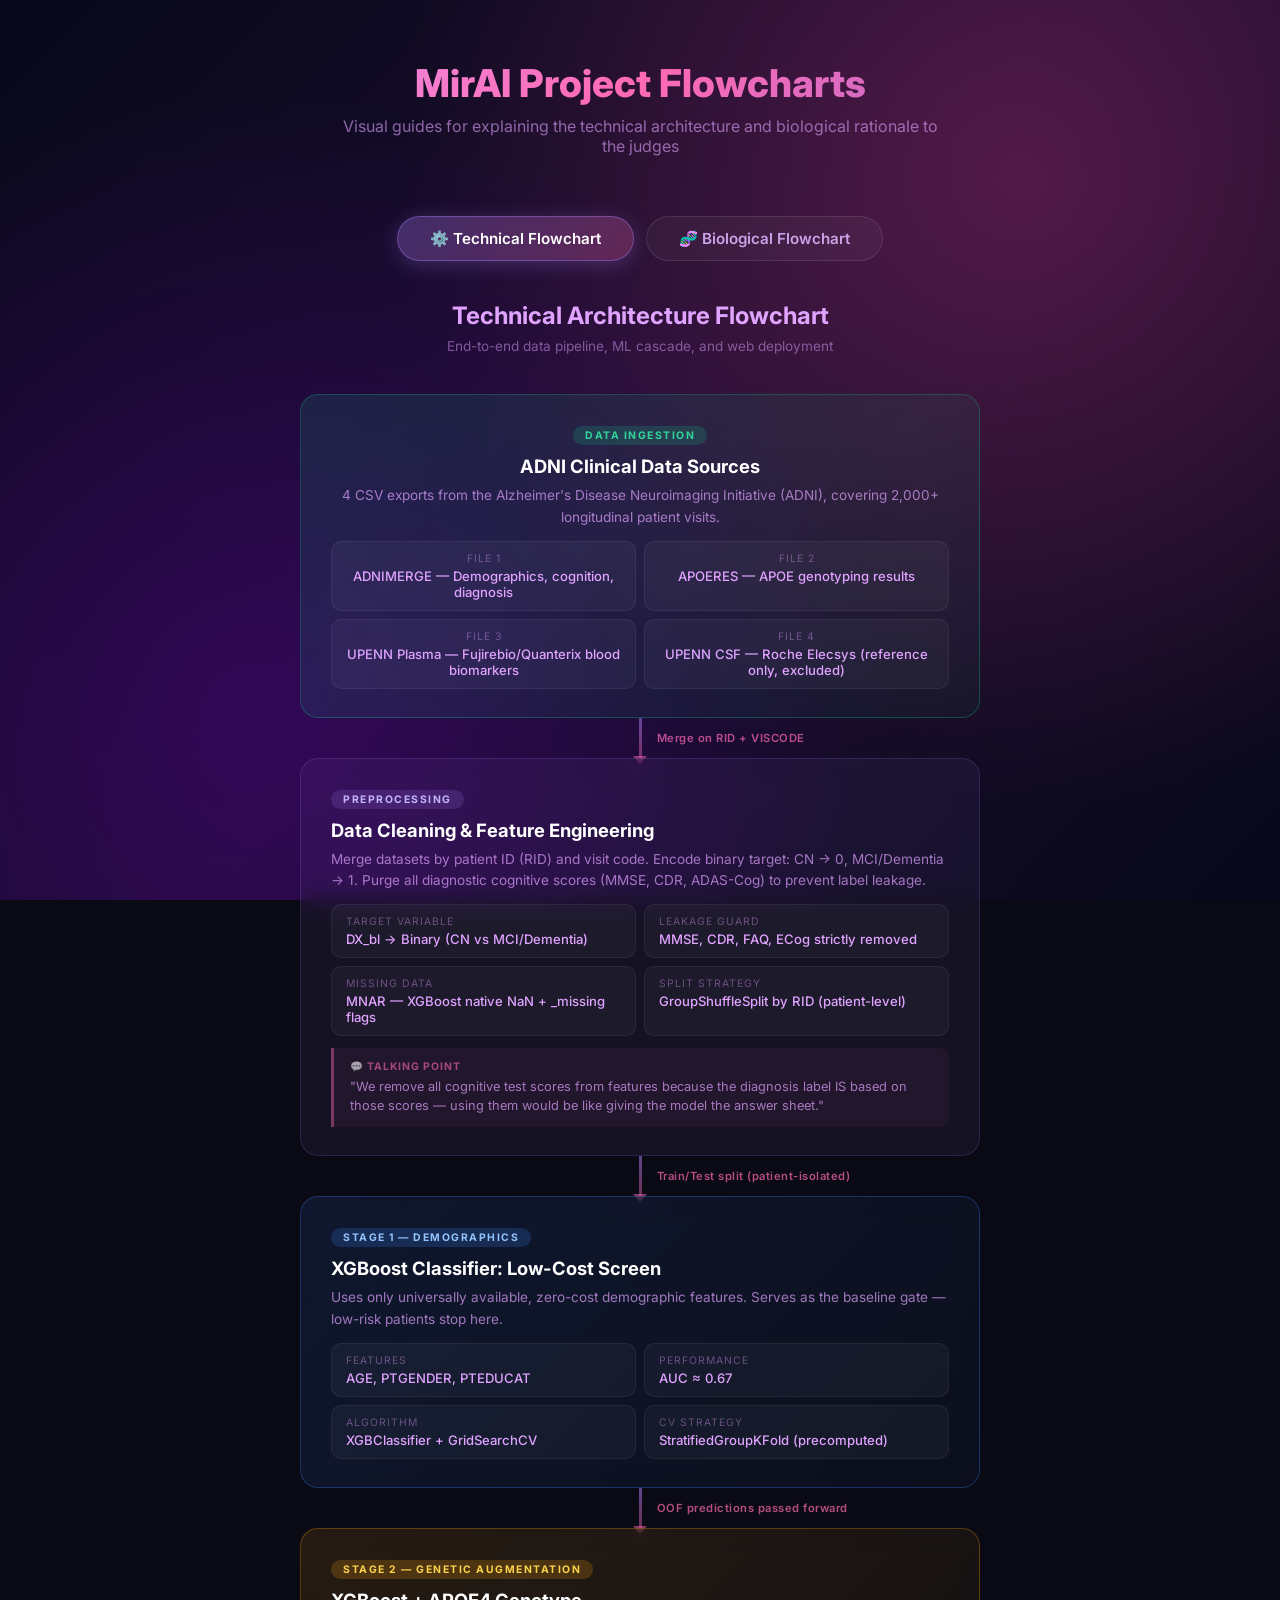
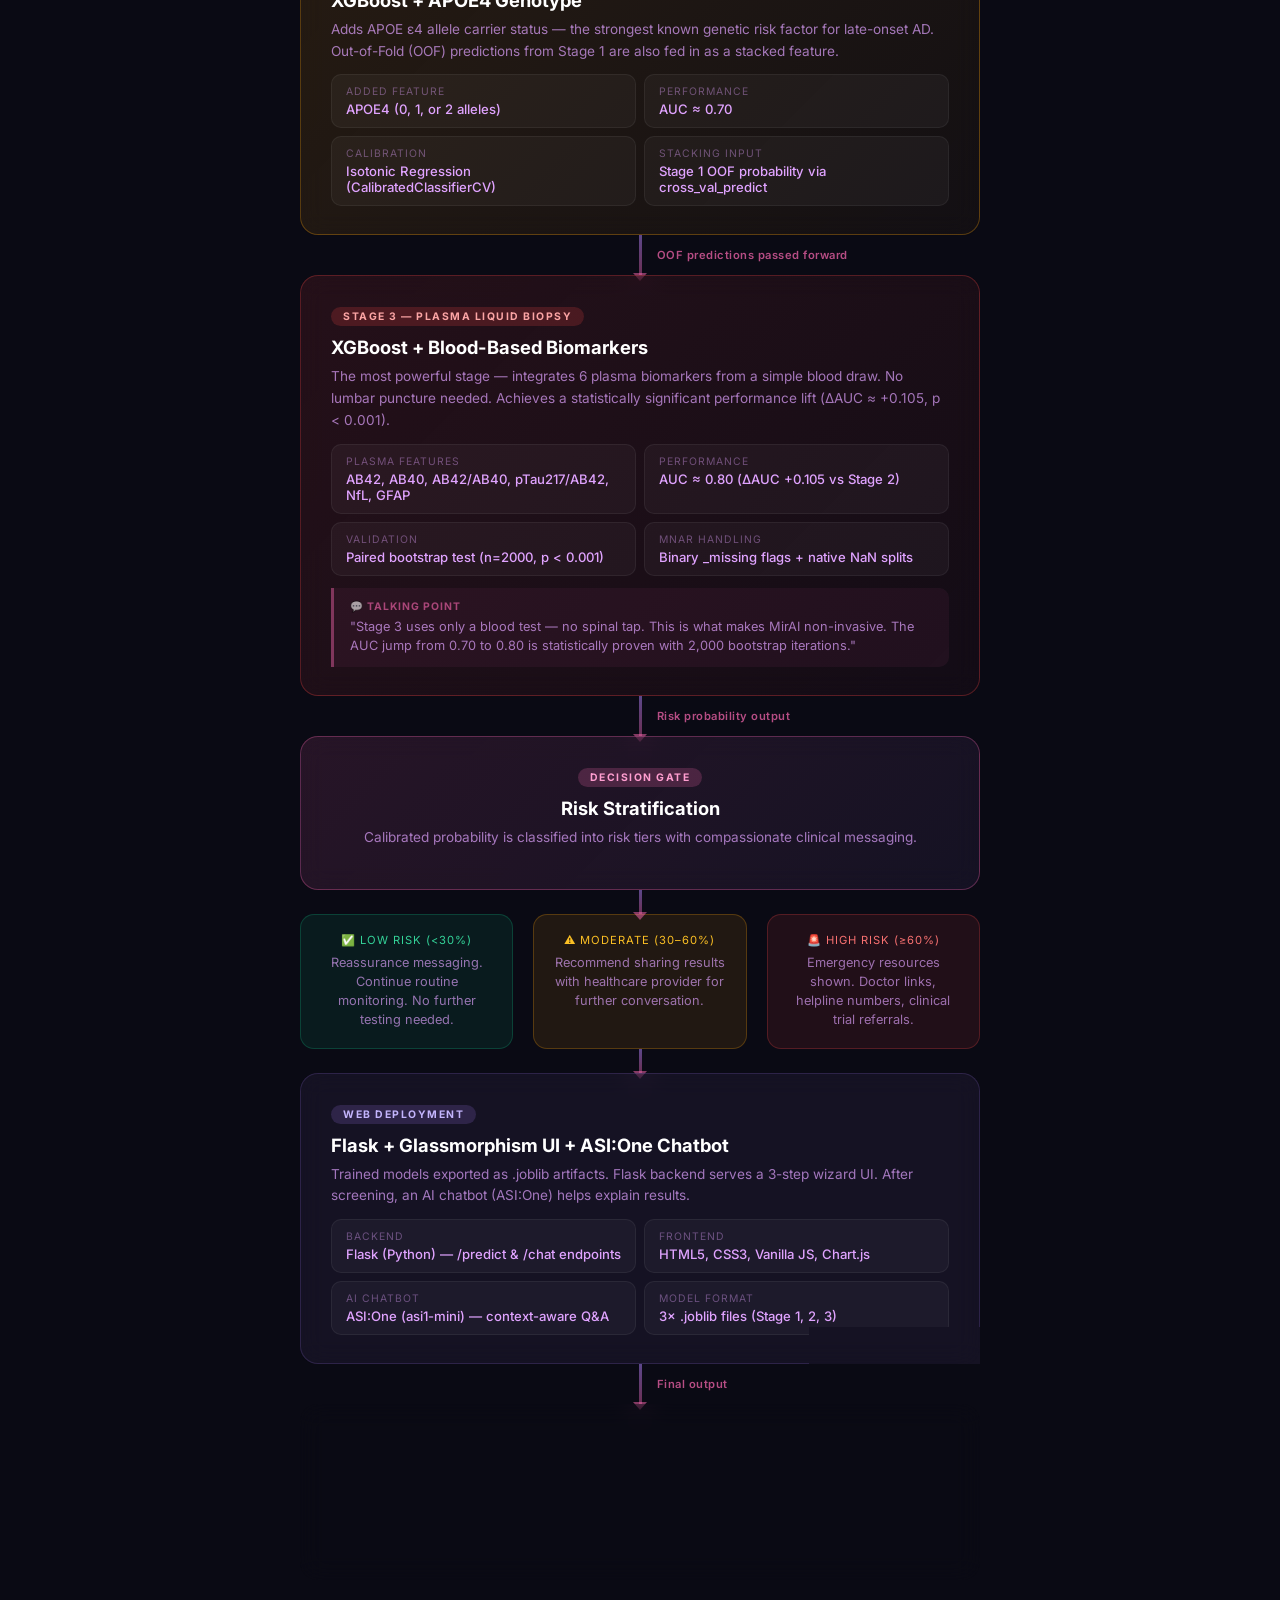
<file: flowcharts/index.html>
<!DOCTYPE html>
<html lang="en">
<head>
    <meta charset="UTF-8">
    <meta name="viewport" content="width=device-width, initial-scale=1.0">
    <title>MirAI — Project Flowcharts</title>
    <link href="https://fonts.googleapis.com/css2?family=Inter:wght@300;400;500;600;700;800&display=swap" rel="stylesheet">
    <style>
        * { margin: 0; padding: 0; box-sizing: border-box; }

        body {
            font-family: 'Inter', sans-serif;
            background: #0a0a14;
            color: #e0d4f5;
            min-height: 100vh;
            overflow-x: hidden;
        }

        /* ===== BACKGROUND ===== */
        .bg-gradient {
            position: fixed; top: 0; left: 0; width: 100%; height: 100%; z-index: -1;
            background:
                radial-gradient(circle at 20% 80%, rgba(75, 0, 130, 0.5) 0%, transparent 50%),
                radial-gradient(circle at 80% 20%, rgba(139, 37, 99, 0.5) 0%, transparent 50%),
                linear-gradient(135deg, #08081a 0%, #1a0e2e 50%, #08081a 100%);
        }

        /* ===== HEADER ===== */
        .page-header {
            text-align: center;
            padding: 60px 20px 30px;
        }
        .page-header h1 {
            font-size: 2.4rem;
            font-weight: 800;
            background: linear-gradient(135deg, #e0a3ff, #ff69b4, #9370db);
            -webkit-background-clip: text; -webkit-text-fill-color: transparent;
            margin-bottom: 10px;
        }
        .page-header p {
            color: rgba(224,163,255,0.6);
            font-size: 1rem;
            max-width: 600px;
            margin: 0 auto;
        }

        /* ===== TAB SWITCHER ===== */
        .tab-bar {
            display: flex;
            justify-content: center;
            gap: 12px;
            margin: 30px auto 40px;
        }
        .tab-btn {
            padding: 12px 32px;
            border-radius: 40px;
            border: 1px solid rgba(255,255,255,0.1);
            background: rgba(255,255,255,0.04);
            color: #c9a3e8;
            font-size: 0.95rem;
            font-weight: 600;
            cursor: pointer;
            transition: all 0.3s ease;
            font-family: inherit;
        }
        .tab-btn:hover { background: rgba(255,255,255,0.08); }
        .tab-btn.active {
            background: linear-gradient(135deg, rgba(147,112,219,0.35), rgba(255,105,180,0.25));
            border-color: rgba(147,112,219,0.5);
            color: #fff;
            box-shadow: 0 4px 20px rgba(147,112,219,0.3);
        }

        /* ===== FLOWCHART CONTAINER ===== */
        .flowchart-panel { display: none; max-width: 1000px; margin: 0 auto; padding: 0 20px 80px; }
        .flowchart-panel.active { display: block; }

        .flowchart-title {
            text-align: center;
            font-size: 1.5rem;
            font-weight: 700;
            color: #e0a3ff;
            margin-bottom: 8px;
        }
        .flowchart-subtitle {
            text-align: center;
            font-size: 0.85rem;
            color: rgba(224,163,255,0.5);
            margin-bottom: 40px;
        }

        /* ===== FLOW NODES ===== */
        .flow-track {
            position: relative;
            display: flex;
            flex-direction: column;
            align-items: center;
        }

        /* Vertical connector */
        .connector {
            width: 3px;
            height: 40px;
            background: linear-gradient(180deg, rgba(147,112,219,0.6), rgba(255,105,180,0.4));
            position: relative;
        }
        .connector::after {
            content: '';
            position: absolute;
            bottom: -6px;
            left: 50%;
            transform: translateX(-50%);
            width: 0; height: 0;
            border-left: 7px solid transparent;
            border-right: 7px solid transparent;
            border-top: 8px solid rgba(255,105,180,0.5);
        }

        /* Arrow label on connector */
        .connector-label {
            position: absolute;
            left: 18px;
            top: 50%;
            transform: translateY(-50%);
            font-size: 0.7rem;
            color: rgba(255,105,180,0.7);
            font-weight: 600;
            white-space: nowrap;
            letter-spacing: 0.5px;
        }

        /* Node card */
        .flow-node {
            width: 100%;
            max-width: 680px;
            border-radius: 18px;
            padding: 28px 30px;
            position: relative;
            border: 1px solid rgba(255,255,255,0.08);
            backdrop-filter: blur(12px);
            transition: transform 0.3s ease, box-shadow 0.3s ease;
        }
        .flow-node:hover {
            transform: translateY(-2px);
            box-shadow: 0 8px 30px rgba(147,112,219,0.2);
        }

        .node-start {
            background: linear-gradient(135deg, rgba(16,185,129,0.15), rgba(16,185,129,0.05));
            border-color: rgba(16,185,129,0.3);
            text-align: center;
        }
        .node-process {
            background: rgba(147,112,219,0.08);
            border-color: rgba(147,112,219,0.2);
        }
        .node-stage1 {
            background: linear-gradient(135deg, rgba(59,130,246,0.12), rgba(59,130,246,0.04));
            border-color: rgba(59,130,246,0.3);
        }
        .node-stage2 {
            background: linear-gradient(135deg, rgba(245,158,11,0.12), rgba(245,158,11,0.04));
            border-color: rgba(245,158,11,0.3);
        }
        .node-stage3 {
            background: linear-gradient(135deg, rgba(239,68,68,0.12), rgba(239,68,68,0.04));
            border-color: rgba(239,68,68,0.3);
        }
        .node-output {
            background: linear-gradient(135deg, rgba(255,105,180,0.12), rgba(147,112,219,0.08));
            border-color: rgba(255,105,180,0.3);
        }
        .node-end {
            background: linear-gradient(135deg, rgba(16,185,129,0.15), rgba(147,112,219,0.1));
            border-color: rgba(16,185,129,0.3);
            text-align: center;
        }

        /* Bio-specific */
        .node-bio-healthy {
            background: linear-gradient(135deg, rgba(16,185,129,0.12), rgba(16,185,129,0.04));
            border-color: rgba(16,185,129,0.3);
        }
        .node-bio-problem {
            background: linear-gradient(135deg, rgba(239,68,68,0.1), rgba(245,158,11,0.06));
            border-color: rgba(239,68,68,0.25);
        }
        .node-bio-marker {
            background: linear-gradient(135deg, rgba(59,130,246,0.1), rgba(147,112,219,0.06));
            border-color: rgba(59,130,246,0.25);
        }
        .node-bio-solution {
            background: linear-gradient(135deg, rgba(147,112,219,0.15), rgba(255,105,180,0.08));
            border-color: rgba(147,112,219,0.35);
        }

        .node-badge {
            display: inline-block;
            font-size: 0.65rem;
            font-weight: 700;
            text-transform: uppercase;
            letter-spacing: 1.5px;
            padding: 3px 12px;
            border-radius: 20px;
            margin-bottom: 10px;
        }
        .badge-data   { background: rgba(16,185,129,0.2); color: #34d399; }
        .badge-ml     { background: rgba(147,112,219,0.2); color: #c4b5fd; }
        .badge-stage1 { background: rgba(59,130,246,0.2); color: #93c5fd; }
        .badge-stage2 { background: rgba(245,158,11,0.2); color: #fcd34d; }
        .badge-stage3 { background: rgba(239,68,68,0.2); color: #fca5a5; }
        .badge-output { background: rgba(255,105,180,0.2); color: #ff9ed0; }
        .badge-bio    { background: rgba(16,185,129,0.2); color: #6ee7b7; }
        .badge-risk   { background: rgba(239,68,68,0.2); color: #fca5a5; }
        .badge-marker { background: rgba(59,130,246,0.2); color: #93c5fd; }
        .badge-sol    { background: rgba(147,112,219,0.2); color: #c4b5fd; }

        .node-title {
            font-size: 1.15rem;
            font-weight: 700;
            margin-bottom: 8px;
            color: #fff;
        }
        .node-desc {
            font-size: 0.85rem;
            color: rgba(224,163,255,0.7);
            line-height: 1.6;
            margin-bottom: 12px;
        }

        .node-detail-grid {
            display: grid;
            grid-template-columns: 1fr 1fr;
            gap: 8px;
        }
        .node-detail {
            background: rgba(255,255,255,0.04);
            border: 1px solid rgba(255,255,255,0.06);
            border-radius: 10px;
            padding: 10px 14px;
        }
        .node-detail-label {
            font-size: 0.65rem;
            text-transform: uppercase;
            letter-spacing: 1px;
            color: rgba(224,163,255,0.4);
            margin-bottom: 3px;
        }
        .node-detail-value {
            font-size: 0.82rem;
            color: #e0a3ff;
            font-weight: 500;
        }

        /* Split decision node */
        .decision-split {
            display: flex;
            width: 100%;
            max-width: 680px;
            gap: 20px;
        }
        .decision-branch {
            flex: 1;
            border-radius: 14px;
            padding: 18px;
            text-align: center;
            border: 1px solid rgba(255,255,255,0.08);
        }
        .branch-low {
            background: rgba(16,185,129,0.1);
            border-color: rgba(16,185,129,0.25);
        }
        .branch-high {
            background: rgba(239,68,68,0.1);
            border-color: rgba(239,68,68,0.25);
        }
        .branch-label {
            font-size: 0.7rem;
            text-transform: uppercase;
            letter-spacing: 1px;
            margin-bottom: 6px;
        }
        .branch-low .branch-label { color: #34d399; }
        .branch-high .branch-label { color: #f87171; }
        .branch-text {
            font-size: 0.8rem;
            color: rgba(224,163,255,0.65);
            line-height: 1.5;
        }

        /* Talking point callout */
        .talk-point {
            background: rgba(255,105,180,0.06);
            border-left: 3px solid rgba(255,105,180,0.4);
            border-radius: 0 10px 10px 0;
            padding: 12px 16px;
            margin-top: 12px;
        }
        .talk-point-label {
            font-size: 0.65rem;
            text-transform: uppercase;
            letter-spacing: 1px;
            color: rgba(255,105,180,0.6);
            margin-bottom: 4px;
            font-weight: 700;
        }
        .talk-point-text {
            font-size: 0.8rem;
            color: rgba(224,163,255,0.7);
            line-height: 1.5;
        }

        /* Bio chain visual */
        .bio-chain {
            display: flex;
            align-items: center;
            justify-content: center;
            gap: 8px;
            flex-wrap: wrap;
            margin: 10px 0;
        }
        .bio-chip {
            display: inline-block;
            padding: 5px 14px;
            border-radius: 20px;
            font-size: 0.75rem;
            font-weight: 600;
            border: 1px solid rgba(255,255,255,0.1);
        }
        .chip-gene { background: rgba(245,158,11,0.15); color: #fbbf24; border-color: rgba(245,158,11,0.3); }
        .chip-protein { background: rgba(59,130,246,0.15); color: #60a5fa; border-color: rgba(59,130,246,0.3); }
        .chip-damage { background: rgba(239,68,68,0.15); color: #f87171; border-color: rgba(239,68,68,0.3); }
        .chip-marker { background: rgba(147,112,219,0.15); color: #c4b5fd; border-color: rgba(147,112,219,0.3); }
        .chip-arrow {
            font-size: 1.1rem;
            color: rgba(255,255,255,0.2);
        }

        /* Print */
        @media print {
            body { background: #fff; color: #222; }
            .bg-gradient { display: none; }
            .flow-node, .decision-branch { border: 1px solid #ccc; background: #f9f9f9; }
            .tab-bar { display: none; }
            .flowchart-panel { display: block !important; page-break-after: always; }
            .node-title { color: #111; }
            .node-desc, .branch-text, .talk-point-text { color: #444; }
        }

        @media (max-width: 600px) {
            .flow-node { padding: 20px 18px; }
            .node-detail-grid { grid-template-columns: 1fr; }
            .decision-split { flex-direction: column; }
            .page-header h1 { font-size: 1.6rem; }
        }
    </style>
</head>
<body>
    <div class="bg-gradient"></div>

    <div class="page-header">
        <h1>MirAI Project Flowcharts</h1>
        <p>Visual guides for explaining the technical architecture and biological rationale to the judges</p>
    </div>

    <div class="tab-bar">
        <button class="tab-btn active" onclick="switchTab('technical')">&#x2699;&#xFE0F; Technical Flowchart</button>
        <button class="tab-btn" onclick="switchTab('biological')">&#x1F9EC; Biological Flowchart</button>
    </div>

    <!-- ================================================================== -->
    <!-- TECHNICAL FLOWCHART                                                 -->
    <!-- ================================================================== -->
    <div class="flowchart-panel active" id="panel-technical">
        <div class="flowchart-title">Technical Architecture Flowchart</div>
        <div class="flowchart-subtitle">End-to-end data pipeline, ML cascade, and web deployment</div>

        <div class="flow-track">

            <!-- 1. Data Sources -->
            <div class="flow-node node-start">
                <span class="node-badge badge-data">Data Ingestion</span>
                <div class="node-title">ADNI Clinical Data Sources</div>
                <div class="node-desc">4 CSV exports from the Alzheimer's Disease Neuroimaging Initiative (ADNI), covering 2,000+ longitudinal patient visits.</div>
                <div class="node-detail-grid">
                    <div class="node-detail">
                        <div class="node-detail-label">File 1</div>
                        <div class="node-detail-value">ADNIMERGE — Demographics, cognition, diagnosis</div>
                    </div>
                    <div class="node-detail">
                        <div class="node-detail-label">File 2</div>
                        <div class="node-detail-value">APOERES — APOE genotyping results</div>
                    </div>
                    <div class="node-detail">
                        <div class="node-detail-label">File 3</div>
                        <div class="node-detail-value">UPENN Plasma — Fujirebio/Quanterix blood biomarkers</div>
                    </div>
                    <div class="node-detail">
                        <div class="node-detail-label">File 4</div>
                        <div class="node-detail-value">UPENN CSF — Roche Elecsys (reference only, excluded)</div>
                    </div>
                </div>
            </div>

            <div class="connector"><span class="connector-label">Merge on RID + VISCODE</span></div>

            <!-- 2. Preprocessing -->
            <div class="flow-node node-process">
                <span class="node-badge badge-ml">Preprocessing</span>
                <div class="node-title">Data Cleaning & Feature Engineering</div>
                <div class="node-desc">Merge datasets by patient ID (RID) and visit code. Encode binary target: CN → 0, MCI/Dementia → 1. Purge all diagnostic cognitive scores (MMSE, CDR, ADAS-Cog) to prevent label leakage.</div>
                <div class="node-detail-grid">
                    <div class="node-detail">
                        <div class="node-detail-label">Target Variable</div>
                        <div class="node-detail-value">DX_bl → Binary (CN vs MCI/Dementia)</div>
                    </div>
                    <div class="node-detail">
                        <div class="node-detail-label">Leakage Guard</div>
                        <div class="node-detail-value">MMSE, CDR, FAQ, ECog strictly removed</div>
                    </div>
                    <div class="node-detail">
                        <div class="node-detail-label">Missing Data</div>
                        <div class="node-detail-value">MNAR — XGBoost native NaN + _missing flags</div>
                    </div>
                    <div class="node-detail">
                        <div class="node-detail-label">Split Strategy</div>
                        <div class="node-detail-value">GroupShuffleSplit by RID (patient-level)</div>
                    </div>
                </div>
                <div class="talk-point">
                    <div class="talk-point-label">&#x1F4AC; Talking Point</div>
                    <div class="talk-point-text">"We remove all cognitive test scores from features because the diagnosis label IS based on those scores — using them would be like giving the model the answer sheet."</div>
                </div>
            </div>

            <div class="connector"><span class="connector-label">Train/Test split (patient-isolated)</span></div>

            <!-- 3. Stage 1 -->
            <div class="flow-node node-stage1">
                <span class="node-badge badge-stage1">Stage 1 — Demographics</span>
                <div class="node-title">XGBoost Classifier: Low-Cost Screen</div>
                <div class="node-desc">Uses only universally available, zero-cost demographic features. Serves as the baseline gate — low-risk patients stop here.</div>
                <div class="node-detail-grid">
                    <div class="node-detail">
                        <div class="node-detail-label">Features</div>
                        <div class="node-detail-value">AGE, PTGENDER, PTEDUCAT</div>
                    </div>
                    <div class="node-detail">
                        <div class="node-detail-label">Performance</div>
                        <div class="node-detail-value">AUC ≈ 0.67</div>
                    </div>
                    <div class="node-detail">
                        <div class="node-detail-label">Algorithm</div>
                        <div class="node-detail-value">XGBClassifier + GridSearchCV</div>
                    </div>
                    <div class="node-detail">
                        <div class="node-detail-label">CV Strategy</div>
                        <div class="node-detail-value">StratifiedGroupKFold (precomputed)</div>
                    </div>
                </div>
            </div>

            <div class="connector"><span class="connector-label">OOF predictions passed forward</span></div>

            <!-- 4. Stage 2 -->
            <div class="flow-node node-stage2">
                <span class="node-badge badge-stage2">Stage 2 — Genetic Augmentation</span>
                <div class="node-title">XGBoost + APOE4 Genotype</div>
                <div class="node-desc">Adds APOE ε4 allele carrier status — the strongest known genetic risk factor for late-onset AD. Out-of-Fold (OOF) predictions from Stage 1 are also fed in as a stacked feature.</div>
                <div class="node-detail-grid">
                    <div class="node-detail">
                        <div class="node-detail-label">Added Feature</div>
                        <div class="node-detail-value">APOE4 (0, 1, or 2 alleles)</div>
                    </div>
                    <div class="node-detail">
                        <div class="node-detail-label">Performance</div>
                        <div class="node-detail-value">AUC ≈ 0.70</div>
                    </div>
                    <div class="node-detail">
                        <div class="node-detail-label">Calibration</div>
                        <div class="node-detail-value">Isotonic Regression (CalibratedClassifierCV)</div>
                    </div>
                    <div class="node-detail">
                        <div class="node-detail-label">Stacking Input</div>
                        <div class="node-detail-value">Stage 1 OOF probability via cross_val_predict</div>
                    </div>
                </div>
            </div>

            <div class="connector"><span class="connector-label">OOF predictions passed forward</span></div>

            <!-- 5. Stage 3 -->
            <div class="flow-node node-stage3">
                <span class="node-badge badge-stage3">Stage 3 — Plasma Liquid Biopsy</span>
                <div class="node-title">XGBoost + Blood-Based Biomarkers</div>
                <div class="node-desc">The most powerful stage — integrates 6 plasma biomarkers from a simple blood draw. No lumbar puncture needed. Achieves a statistically significant performance lift (ΔAUC ≈ +0.105, p &lt; 0.001).</div>
                <div class="node-detail-grid">
                    <div class="node-detail">
                        <div class="node-detail-label">Plasma Features</div>
                        <div class="node-detail-value">AB42, AB40, AB42/AB40, pTau217/AB42, NfL, GFAP</div>
                    </div>
                    <div class="node-detail">
                        <div class="node-detail-label">Performance</div>
                        <div class="node-detail-value">AUC ≈ 0.80 (ΔAUC +0.105 vs Stage 2)</div>
                    </div>
                    <div class="node-detail">
                        <div class="node-detail-label">Validation</div>
                        <div class="node-detail-value">Paired bootstrap test (n=2000, p &lt; 0.001)</div>
                    </div>
                    <div class="node-detail">
                        <div class="node-detail-label">MNAR Handling</div>
                        <div class="node-detail-value">Binary _missing flags + native NaN splits</div>
                    </div>
                </div>
                <div class="talk-point">
                    <div class="talk-point-label">&#x1F4AC; Talking Point</div>
                    <div class="talk-point-text">"Stage 3 uses only a blood test — no spinal tap. This is what makes MirAI non-invasive. The AUC jump from 0.70 to 0.80 is statistically proven with 2,000 bootstrap iterations."</div>
                </div>
            </div>

            <div class="connector"><span class="connector-label">Risk probability output</span></div>

            <!-- 6. Decision -->
            <div class="flow-node node-output" style="text-align:center;">
                <span class="node-badge badge-output">Decision Gate</span>
                <div class="node-title">Risk Stratification</div>
                <div class="node-desc">Calibrated probability is classified into risk tiers with compassionate clinical messaging.</div>
            </div>

            <div class="connector" style="height:24px;"></div>

            <div class="decision-split">
                <div class="decision-branch branch-low">
                    <div class="branch-label">&#x2705; Low Risk (&lt;30%)</div>
                    <div class="branch-text">Reassurance messaging. Continue routine monitoring. No further testing needed.</div>
                </div>
                <div class="decision-branch" style="background:rgba(245,158,11,0.1); border-color:rgba(245,158,11,0.25);">
                    <div class="branch-label" style="color:#fbbf24;">&#x26A0;&#xFE0F; Moderate (30–60%)</div>
                    <div class="branch-text">Recommend sharing results with healthcare provider for further conversation.</div>
                </div>
                <div class="decision-branch branch-high">
                    <div class="branch-label">&#x1F6A8; High Risk (≥60%)</div>
                    <div class="branch-text">Emergency resources shown. Doctor links, helpline numbers, clinical trial referrals.</div>
                </div>
            </div>

            <div class="connector" style="height:24px;"></div>

            <!-- 7. Web Deployment -->
            <div class="flow-node node-process">
                <span class="node-badge badge-ml">Web Deployment</span>
                <div class="node-title">Flask + Glassmorphism UI + ASI:One Chatbot</div>
                <div class="node-desc">Trained models exported as .joblib artifacts. Flask backend serves a 3-step wizard UI. After screening, an AI chatbot (ASI:One) helps explain results.</div>
                <div class="node-detail-grid">
                    <div class="node-detail">
                        <div class="node-detail-label">Backend</div>
                        <div class="node-detail-value">Flask (Python) — /predict & /chat endpoints</div>
                    </div>
                    <div class="node-detail">
                        <div class="node-detail-label">Frontend</div>
                        <div class="node-detail-value">HTML5, CSS3, Vanilla JS, Chart.js</div>
                    </div>
                    <div class="node-detail">
                        <div class="node-detail-label">AI Chatbot</div>
                        <div class="node-detail-value">ASI:One (asi1-mini) — context-aware Q&A</div>
                    </div>
                    <div class="node-detail">
                        <div class="node-detail-label">Model Format</div>
                        <div class="node-detail-value">3× .joblib files (Stage 1, 2, 3)</div>
                    </div>
                </div>
            </div>

            <div class="connector"><span class="connector-label">Final output</span></div>

            <div class="flow-node node-end">
                <span class="node-badge badge-data">Complete</span>
                <div class="node-title">Clinician Receives Actionable Report</div>
                <div class="node-desc">Risk gauge, clinical interpretation, patient details, emergency resources (if high risk), export/print capability, and AI assistant for follow-up questions.</div>
            </div>
        </div>
    </div>

    <!-- ================================================================== -->
    <!-- BIOLOGICAL FLOWCHART                                                -->
    <!-- ================================================================== -->
    <div class="flowchart-panel" id="panel-biological">
        <div class="flowchart-title">Biological Rationale Flowchart</div>
        <div class="flowchart-subtitle">Why this project exists — the AD biology that drives every design decision</div>

        <div class="flow-track">

            <!-- 1. Healthy Brain -->
            <div class="flow-node node-bio-healthy">
                <span class="node-badge badge-bio">Healthy Brain</span>
                <div class="node-title">Normal Brain Function</div>
                <div class="node-desc">In a healthy brain, neurons communicate through synapses. Two key proteins are cleared normally:</div>
                <div class="bio-chain">
                    <span class="bio-chip chip-protein">Amyloid-β (Aβ)</span>
                    <span class="chip-arrow">→</span>
                    <span class="bio-chip chip-protein" style="background:rgba(16,185,129,0.15); color:#34d399;">Cleared Normally</span>
                </div>
                <div class="bio-chain">
                    <span class="bio-chip chip-protein">Tau Protein</span>
                    <span class="chip-arrow">→</span>
                    <span class="bio-chip chip-protein" style="background:rgba(16,185,129,0.15); color:#34d399;">Stabilizes Microtubules</span>
                </div>
                <div class="talk-point">
                    <div class="talk-point-label">&#x1F4AC;</div>
                    <div class="talk-point-text">"Amyloid-β and Tau are normal brain proteins. In a healthy person, Aβ is produced and cleared, and Tau helps maintain the structure inside neurons — like scaffolding."</div>
                </div>
            </div>

            <div class="connector"><span class="connector-label">What goes wrong in AD?</span></div>

            <!-- 2. AD Pathology -->
            <div class="flow-node node-bio-problem">
                <span class="node-badge badge-risk">Alzheimer's Pathology</span>
                <div class="node-title">The Amyloid Cascade & Tau Tangle Formation</div>
                <div class="node-desc">In Alzheimer's, Aβ clearance fails. Amyloid accumulates into toxic plaques. Tau becomes hyperphosphorylated ("pTau"), detaches from microtubules, and forms neurofibrillary tangles. Neurons die.</div>
                <div class="bio-chain">
                    <span class="bio-chip chip-protein">Aβ Overproduction</span>
                    <span class="chip-arrow">→</span>
                    <span class="bio-chip chip-damage">Amyloid Plaques</span>
                    <span class="chip-arrow">→</span>
                    <span class="bio-chip chip-damage">Synapse Loss</span>
                </div>
                <div class="bio-chain">
                    <span class="bio-chip chip-protein">Tau Hyperphosphorylation</span>
                    <span class="chip-arrow">→</span>
                    <span class="bio-chip chip-damage">Neurofibrillary Tangles</span>
                    <span class="chip-arrow">→</span>
                    <span class="bio-chip chip-damage">Neuronal Death</span>
                </div>
                <div class="talk-point">
                    <div class="talk-point-label">&#x1F4AC;</div>
                    <div class="talk-point-text">"Alzheimer's is driven by two toxic processes: sticky amyloid plaques outside neurons, and tangled Tau inside neurons. Both destroy brain cells years before any symptoms appear — that's the window MirAI targets."</div>
                </div>
            </div>

            <div class="connector"><span class="connector-label">How do we detect this non-invasively?</span></div>

            <!-- 3. Biomarkers in Blood -->
            <div class="flow-node node-bio-marker">
                <span class="node-badge badge-marker">Liquid Biopsy — Blood Biomarkers</span>
                <div class="node-title">Plasma Biomarkers Leak into the Bloodstream</div>
                <div class="node-desc">Brain pathology leaves molecular fingerprints in the blood. Recent breakthroughs (2020–2025) made it possible to measure these in a simple blood draw — no spinal tap needed.</div>

                <div class="node-detail-grid" style="margin-top:14px;">
                    <div class="node-detail">
                        <div class="node-detail-label">pTau-217 / Aβ42 Ratio</div>
                        <div class="node-detail-value">The #1 predictor. Phospho-tau 217 rises as tangles form; Aβ42 drops as plaques trap it. High ratio = strong AD signal.</div>
                    </div>
                    <div class="node-detail">
                        <div class="node-detail-label">Aβ42 / Aβ40 Ratio</div>
                        <div class="node-detail-value">Aβ42 is the "sticky" form that clumps. When more clumps into plaques, less is free in blood → ratio decreases in AD.</div>
                    </div>
                    <div class="node-detail">
                        <div class="node-detail-label">NfL (Neurofilament Light)</div>
                        <div class="node-detail-value">Released when neurons are damaged or dying. A general neurodegeneration marker — rises in AD, MS, TBI, and other conditions.</div>
                    </div>
                    <div class="node-detail">
                        <div class="node-detail-label">GFAP (Glial Fibrillary Acidic Protein)</div>
                        <div class="node-detail-value">Released by astrocytes (brain support cells) during inflammation. Elevated GFAP = neuroinflammation response to amyloid.</div>
                    </div>
                </div>

                <div class="talk-point">
                    <div class="talk-point-label">&#x1F4AC;</div>
                    <div class="talk-point-text">"These four markers are like smoke alarms — each detecting a different type of fire. pTau-217 detects tangles, Aβ ratio detects plaques, NfL detects dying neurons, and GFAP detects brain inflammation. Together, they give us a multi-angle view from just a blood sample."</div>
                </div>
            </div>

            <div class="connector"><span class="connector-label">What about risk factors?</span></div>

            <!-- 4. Risk Factors -->
            <div class="flow-node node-bio-problem">
                <span class="node-badge badge-risk">Risk Factors</span>
                <div class="node-title">Who Is at Risk? Demographics & Genetics</div>
                <div class="node-desc">AD risk is influenced by non-modifiable factors that MirAI captures in Stages 1 and 2:</div>

                <div class="node-detail-grid" style="margin-top:14px;">
                    <div class="node-detail">
                        <div class="node-detail-label">Age</div>
                        <div class="node-detail-value">Risk doubles every ~5 years after age 65. The #1 demographic risk factor.</div>
                    </div>
                    <div class="node-detail">
                        <div class="node-detail-label">Education</div>
                        <div class="node-detail-value">"Cognitive reserve" theory — more education may buffer against early symptoms, masking underlying pathology.</div>
                    </div>
                    <div class="node-detail">
                        <div class="node-detail-label">Biological Sex</div>
                        <div class="node-detail-value">Women have ~2× higher lifetime risk, partly due to longevity and hormonal factors (post-menopause estrogen decline).</div>
                    </div>
                    <div class="node-detail">
                        <div class="node-detail-label">APOE ε4 Allele</div>
                        <div class="node-detail-value">1 copy → 3× risk. 2 copies → 8–12× risk. Impairs Aβ clearance. The strongest genetic risk factor for late-onset AD.</div>
                    </div>
                </div>

                <div style="margin-top:18px; text-align:center;">
                    <img src="APOE4_Article_Images.webp" alt="APOE4 Allele Variants" style="max-width:100%; border-radius:12px; border:1px solid rgba(255,255,255,0.1); box-shadow:0 4px 20px rgba(0,0,0,0.4);">
                    <div style="font-size:0.72rem; color:rgba(224,163,255,0.45); margin-top:8px; font-style:italic;">
                        APOE gene variants — ε2 (protective), ε3 (neutral), ε4 (risk). Each person inherits two copies. The ε4 allele impairs amyloid-β clearance, accelerating plaque formation.
                    </div>
                </div>

                <div class="talk-point">
                    <div class="talk-point-label">&#x1F4AC; Talking Point</div>
                    <div class="talk-point-text">"APOE ε4 is the strongest genetic risk factor for Alzheimer's. One copy triples your risk, two copies increase it 8–12×. It works by impairing the brain's ability to clear amyloid — which is why we capture it in Stage 2."</div>
                </div>
            </div>

            <div class="connector"><span class="connector-label">Why a 3-stage cascade?</span></div>

            <!-- 5. Clinical Rationale for Cascade -->
            <div class="flow-node node-bio-solution">
                <span class="node-badge badge-sol">Design Rationale</span>
                <div class="node-title">Why MirAI Uses a 3-Stage Cascade</div>
                <div class="node-desc">Real clinical triage works in escalation — you don't order expensive tests for everyone. MirAI mirrors this philosophy:</div>

                <div class="node-detail-grid" style="margin-top:14px;">
                    <div class="node-detail">
                        <div class="node-detail-label">Stage 1 — Free</div>
                        <div class="node-detail-value">Age, sex, education are already in the patient file. Cost: $0. Every patient gets screened.</div>
                    </div>
                    <div class="node-detail">
                        <div class="node-detail-label">Stage 2 — ~$100–200</div>
                        <div class="node-detail-value">APOE genotyping is a one-time saliva/blood test. Only flagged patients proceed.</div>
                    </div>
                    <div class="node-detail">
                        <div class="node-detail-label">Stage 3 — ~$200–500</div>
                        <div class="node-detail-value">Plasma biomarker panel (blood draw). Much cheaper and safer than PET ($3,000+) or lumbar puncture.</div>
                    </div>
                    <div class="node-detail">
                        <div class="node-detail-label">Alternative (Avoided)</div>
                        <div class="node-detail-value">PET Scan: ~$3,000–5,000. Lumbar Puncture: invasive, painful, $500–1,500. MirAI replaces both as a pre-screen.</div>
                    </div>
                </div>

                <div class="talk-point">
                    <div class="talk-point-label">&#x1F4AC; Key Selling Point</div>
                    <div class="talk-point-text">"MirAI saves the healthcare system from ordering expensive PET scans on everyone. It narrows down who actually needs further testing — like a funnel. Only the highest-risk patients get escalated, saving thousands of dollars per patient."</div>
                </div>
            </div>

            <div class="connector"><span class="connector-label">What validates this approach?</span></div>

            <!-- 6. SHAP Validation -->
            <div class="flow-node node-bio-marker">
                <span class="node-badge badge-marker">Biological Validation</span>
                <div class="node-title">SHAP Analysis Confirms Biology</div>
                <div class="node-desc">We used SHAP (SHapley Additive exPlanations) to ask the model: "What features matter most?" The ranking matches known AD biology perfectly:</div>

                <div style="margin-top:14px;">
                    <div class="bio-chain" style="justify-content:flex-start;">
                        <span class="bio-chip chip-marker" style="min-width:26px; text-align:center;">#1</span>
                        <span class="bio-chip chip-protein">pTau-217/Aβ42</span>
                        <span style="font-size:0.75rem; color:rgba(224,163,255,0.5);">— Tau pathology (strongest AD signal)</span>
                    </div>
                    <div class="bio-chain" style="justify-content:flex-start;">
                        <span class="bio-chip chip-marker" style="min-width:26px; text-align:center;">#2</span>
                        <span class="bio-chip chip-gene">PTGENDER</span>
                        <span style="font-size:0.75rem; color:rgba(224,163,255,0.5);">— Biological sex (demographic risk)</span>
                    </div>
                    <div class="bio-chain" style="justify-content:flex-start;">
                        <span class="bio-chip chip-marker" style="min-width:26px; text-align:center;">#3</span>
                        <span class="bio-chip chip-damage">NfL</span>
                        <span style="font-size:0.75rem; color:rgba(224,163,255,0.5);">— Neurodegeneration</span>
                    </div>
                    <div class="bio-chain" style="justify-content:flex-start;">
                        <span class="bio-chip chip-marker" style="min-width:26px; text-align:center;">#4</span>
                        <span class="bio-chip chip-protein">Aβ42/Aβ40</span>
                        <span style="font-size:0.75rem; color:rgba(224,163,255,0.5);">— Amyloid burden</span>
                    </div>
                    <div class="bio-chain" style="justify-content:flex-start;">
                        <span class="bio-chip chip-marker" style="min-width:26px; text-align:center;">#5</span>
                        <span class="bio-chip chip-gene">AGE</span>
                        <span style="font-size:0.75rem; color:rgba(148, 123, 161, 0.5);">— Primary demographic risk</span>
                    </div>
                </div>

                <div style="margin-top:18px; text-align:center;">
                    <img src="output.png" alt="SHAP Summary Beeswarm Plot" style="max-width:100%; border-radius:12px; border:1px solid rgba(255,255,255,0.1); box-shadow:0 4px 20px rgba(0,0,0,0.4);">
                    <div style="font-size:0.72rem; color:rgba(224,163,255,0.45); margin-top:8px; font-style:italic;">
                        SHAP beeswarm plot — each dot is a patient. Horizontal position = impact on prediction. Color = feature value (red=high, blue=low).
                    </div>
                </div>

                <div class="talk-point">
                    <div class="talk-point-label">&#x1F4AC; Explain To Judges</div>
                    <div class="talk-point-text">"We never told the model what these biomarkers mean biologically. It learned independently that pTau-217 is the most important — which is exactly what researchers found in clinical studies. This confirms the model is learning real biology, not statistical noise."</div>
                </div>
            </div>

            <div class="connector"><span class="connector-label">The bottom line</span></div>

            <!-- 7. Conclusion -->
            <div class="flow-node node-end">
                <span class="node-badge badge-bio">Mission</span>
                <div class="node-title">Early Detection Saves Lives</div>
                <div class="node-desc" style="max-width:520px; margin:0 auto;">
                    Alzheimer's pathology begins <strong style="color:#ff69b4;">15–20 years</strong> before symptoms appear. By the time memory loss is noticeable, significant brain damage has already occurred.
                    <br><br>
                    MirAI aims to <strong style="color:#e0a3ff;">catch the disease in its silent phase</strong> — using a non-invasive, affordable blood test — so patients and doctors can act earlier, when interventions (lifestyle changes, emerging drugs like Lecanemab) are most effective.
                </div>
            </div>

        </div>
    </div>

    <script>
        function switchTab(tab) {
            document.querySelectorAll('.flowchart-panel').forEach(p => p.classList.remove('active'));
            document.querySelectorAll('.tab-btn').forEach(b => b.classList.remove('active'));
            document.getElementById('panel-' + tab).classList.add('active');
            event.target.classList.add('active');
        }
    </script>
</body>
</html>
</file>
